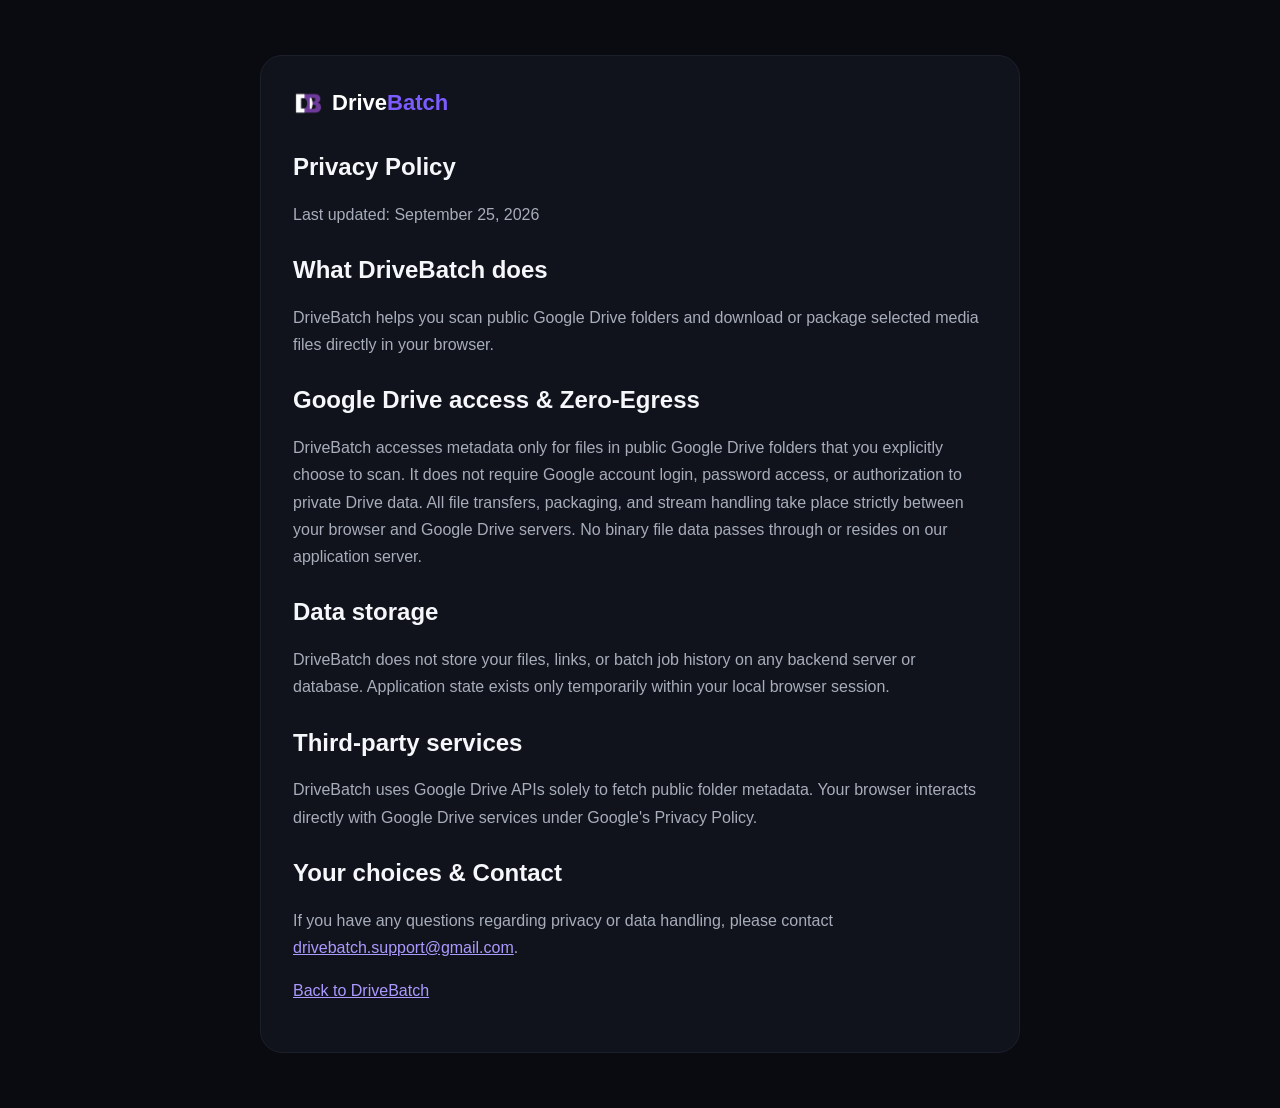
<file: templates/privacy.html>
<!DOCTYPE html>
<html lang="en">
<head>
  <meta charset="UTF-8">
  <meta name="viewport" content="width=device-width,initial-scale=1">
  <title>Privacy Policy - DriveBatch</title>
  <link rel="icon" type="image/png" href="/static/drivebatch-logo.png">
  <link rel="stylesheet" href="/static/style.css">
</head>
<body>
  <main>
    <section class="card legal-page">
      <a class="logo" href="/">
        <img class="logo-mark" src="/static/drivebatch-logo.png" alt="DriveBatch Logo">
        <span class="logo-word">Drive<span>Batch</span></span>
      </a>

      <h1>Privacy Policy</h1>
      <p>Last updated: September 25, 2026</p>

      <h2>What DriveBatch does</h2>
      <p>DriveBatch helps you scan public Google Drive folders and download or package selected media files directly in your browser.</p>

      <h2>Google Drive access & Zero-Egress</h2>
      <p>DriveBatch accesses metadata only for files in public Google Drive folders that you explicitly choose to scan. It does not require Google account login, password access, or authorization to private Drive data. All file transfers, packaging, and stream handling take place strictly between your browser and Google Drive servers. No binary file data passes through or resides on our application server.</p>

      <h2>Data storage</h2>
      <p>DriveBatch does not store your files, links, or batch job history on any backend server or database. Application state exists only temporarily within your local browser session.</p>

      <h2>Third-party services</h2>
      <p>DriveBatch uses Google Drive APIs solely to fetch public folder metadata. Your browser interacts directly with Google Drive services under Google's Privacy Policy.</p>

      <h2>Your choices & Contact</h2>
      <p>If you have any questions regarding privacy or data handling, please contact <a href="mailto:drivebatch.support@gmail.com">drivebatch.support@gmail.com</a>.</p>

      <p><a href="/">Back to DriveBatch</a></p>
    </section>
  </main>
</body>
</html>
</file>
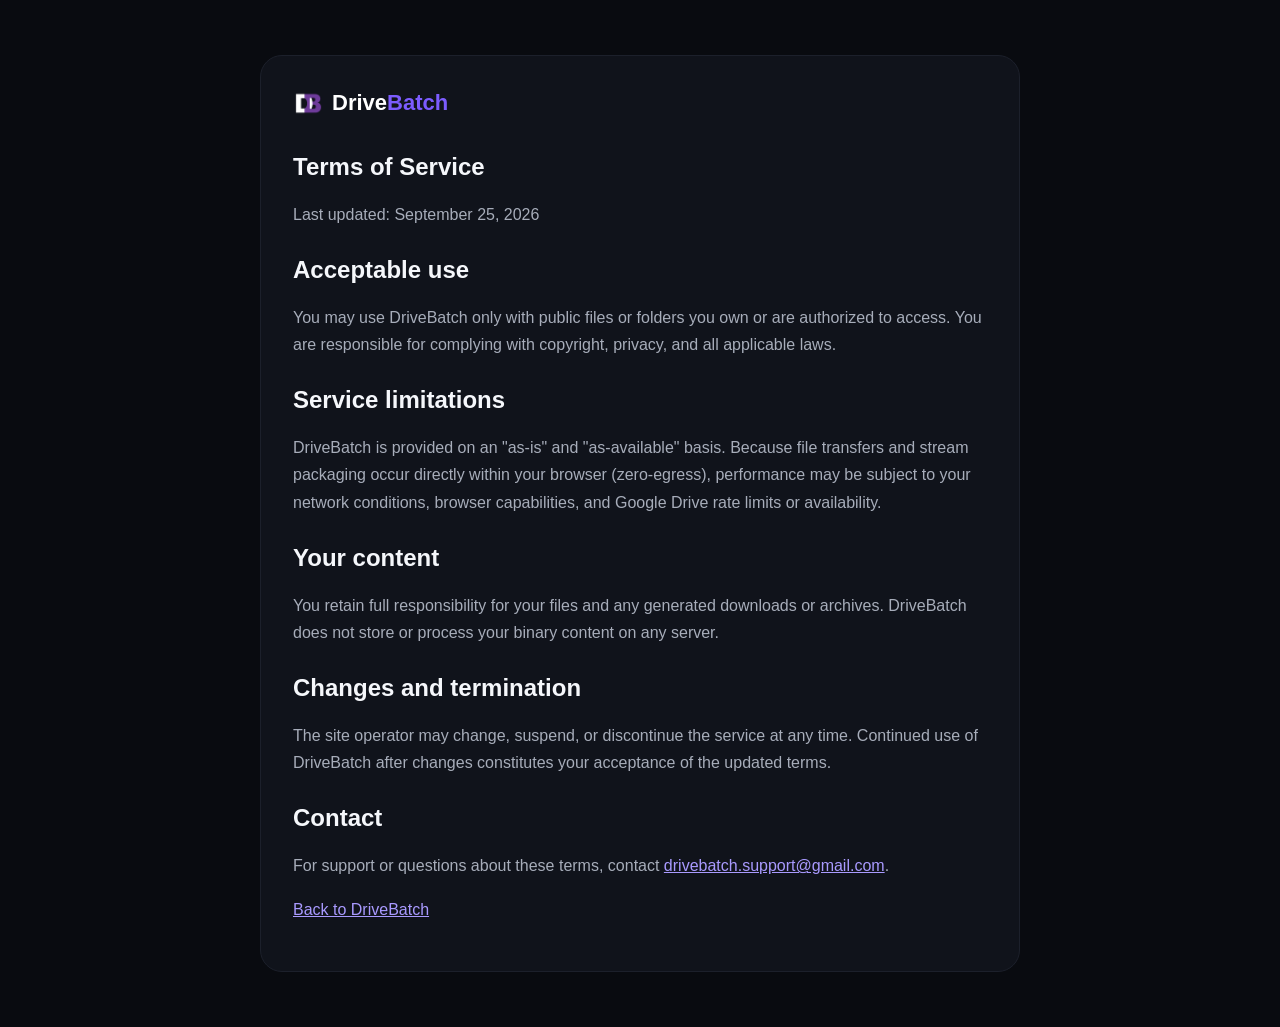
<file: templates/terms.html>
<!DOCTYPE html>
<html lang="en">
<head>
  <meta charset="UTF-8">
  <meta name="viewport" content="width=device-width,initial-scale=1">
  <title>Terms of Service - DriveBatch</title>
  <link rel="icon" type="image/png" href="/static/drivebatch-logo.png">
  <link rel="stylesheet" href="/static/style.css">
</head>
<body>
  <main>
    <section class="card legal-page">
      <a class="logo" href="/">
        <img class="logo-mark" src="/static/drivebatch-logo.png" alt="DriveBatch Logo">
        <span class="logo-word">Drive<span>Batch</span></span>
      </a>
      <h1>Terms of Service</h1>
      <p>Last updated: September 25, 2026</p>

      <h2>Acceptable use</h2>
      <p>You may use DriveBatch only with public files or folders you own or are authorized to access. You are responsible for complying with copyright, privacy, and all applicable laws.</p>

      <h2>Service limitations</h2>
      <p>DriveBatch is provided on an "as-is" and "as-available" basis. Because file transfers and stream packaging occur directly within your browser (zero-egress), performance may be subject to your network conditions, browser capabilities, and Google Drive rate limits or availability.</p>

      <h2>Your content</h2>
      <p>You retain full responsibility for your files and any generated downloads or archives. DriveBatch does not store or process your binary content on any server.</p>

      <h2>Changes and termination</h2>
      <p>The site operator may change, suspend, or discontinue the service at any time. Continued use of DriveBatch after changes constitutes your acceptance of the updated terms.</p>

      <h2>Contact</h2>
      <p>For support or questions about these terms, contact <a href="mailto:drivebatch.support@gmail.com">drivebatch.support@gmail.com</a>.</p>

      <p><a href="/">Back to DriveBatch</a></p>
    </section>
  </main>
</body>
</html>
</file>
<file: static/style.css>
*{box-sizing:border-box}

html{scroll-behavior:smooth}

body{
  margin:0;
  font-family:Inter,Arial,sans-serif;
  background:#090b10;
  color:#f5f7fb;
}

button,input{
  font:inherit;
}

button{cursor:pointer}

header{
  height:70px;
  display:flex;
  align-items:center;
  justify-content:space-between;
  padding:0 6%;
  border-bottom:1px solid #191d26;
}

.logo{
  display:flex;
  align-items:center;
  gap:9px;
  color:#fff;
  text-decoration:none;
  font-size:22px;
  font-weight:800;
}

.logo-mark{
  width:30px;
  height:30px;
  border-radius:8px;
}

.logo-word{
  color:#fff;
}

.logo-word span{color:#7c5cff}

.header-actions{
  display:flex;
  align-items:center;
  gap:14px;
}

.connect{
  color:#fff;
  text-decoration:none;
  font-weight:700;
  font-size:13px;
  padding:10px 15px;
  border:1px solid #292e39;
  border-radius:11px;
}

.connect:hover{
  border-color:#7c5cff;
}

#menuBtn{
  background:none;
  border:0;
  color:#fff;
  font-size:24px;
}

nav{
  display:none;
  padding:15px 6%;
  background:#0d1017;
  border-bottom:1px solid #191d26;
}

nav.open{display:block}

nav a{
  color:#aaa;
  text-decoration:none;
  margin-right:20px;
}

nav a:hover{color:#fff}

main{
  width:min(calc(100% - 30px),1000px);
  margin:auto;
}

.hero{
  text-align:center;
  padding:75px 0 55px;
}

.badge,.eyebrow{
  color:#8c75ff;
  font-size:11px;
  font-weight:800;
  letter-spacing:2px;
}

.hero h1{
  margin:14px 0;
  font-size:62px;
  line-height:1;
  letter-spacing:-4px;
}

.hero h1 span{color:#8c75ff}

.hero p{
  color:#9298a6;
  max-width:590px;
  margin:0 auto 27px;
  line-height:1.6;
}

.hero-connect{
  display:inline-block;
  color:#fff;
  text-decoration:none;
  background:#7c5cff;
  padding:14px 21px;
  border-radius:13px;
  font-weight:800;
}

.hero-connect:hover{
  filter:brightness(1.1);
}

.hero-connect.connected{
  background:transparent;
  border:1px solid #2d8a61;
  color:#63d89b;
  cursor:pointer;
}

.hero-connect.connected:hover{
  background:#123022;
  filter:none;
}

.card,.scanner{
  background:#10131b;
  border:1px solid #1c202b;
  border-radius:22px;
}

.scanner{
  padding:28px;
}

.section-title{
  display:flex;
  align-items:center;
  gap:15px;
  margin-bottom:22px;
}

.folder-icon{
  width:50px;
  height:50px;
  flex:none;
  display:grid;
  place-items:center;
  border-radius:14px;
  background:#19152d;
  font-size:24px;
}

.section-title h2{
  margin:0 0 5px;
}

.section-title p{
  color:#858b99;
  margin:0;
}

.input-row{
  display:flex;
  gap:12px;
}

.input-row input{
  flex:1;
  min-width:0;
  min-height:64px;
  padding:0 20px;
  border-radius:15px;
  border:1px solid #282d39;
  background:#090b10;
  color:#fff;
  font-size:16px;
  outline:none;
}

.input-row input:focus{
  border-color:#7c5cff;
  box-shadow:0 0 0 3px #7c5cff18;
}

.primary{
  border:0;
  border-radius:15px;
  padding:0 24px;
  min-height:60px;
  background:#7c5cff;
  color:#fff;
  font-weight:800;
}

.primary:hover{
  filter:brightness(1.1);
}

.primary:disabled{
  opacity:.6;
  cursor:not-allowed;
}

.hint{
  color:#666d7b;
  font-size:12px;
  margin-top:12px;
}

.support-card{
  display:flex;
  align-items:center;
  gap:13px;
  margin-top:20px;
  padding:13px 15px;
  color:#fff;
  text-decoration:none;
  background:linear-gradient(110deg,#211a3e,#181526);
  border:1px solid #493d79;
  border-radius:15px;
  transition:transform .15s,border-color .15s,background .15s;
}

.support-card:hover{
  transform:translateY(-2px);
  border-color:#9c8eff;
  background:linear-gradient(110deg,#2a2050,#1c1930);
}

.support-card img{
  width:46px;
  height:46px;
  flex:none;
  object-fit:cover;
  border-radius:50%;
  border:2px solid #a99aff;
}

.support-card span{
  flex:1;
  min-width:0;
}

.support-card strong,
.support-card small{
  display:block;
}

.support-card strong{
  font-size:14px;
}

.support-card small{
  margin-top:3px;
  color:#b7afdc;
  font-size:12px;
}

.support-card b{
  font-size:24px;
}

.media-toggle{
  display:flex;
  gap:8px;
  margin-bottom:16px;
}

.media-toggle-btn{
  flex:1;
  background:#0d1118;
  color:#dfe3ef;
  border:1px solid #2a303d;
  border-radius:12px;
  padding:10px 12px;
  font-weight:700;
}

.media-toggle-btn.active{
  background:#7c5cff;
  border-color:#7c5cff;
  color:#fff;
}

.results{
  margin:55px 0;
}

.results-head{
  display:flex;
  justify-content:space-between;
  align-items:end;
  gap:20px;
  margin-bottom:20px;
}

.results-head h2{
  margin:5px 0;
}

#folderStats{
  color:#777e8c;
  font-size:13px;
}

.buttons{
  display:flex;
  gap:8px;
}

.small,.secondary{
  border:1px solid #292e39;
  background:#12151d;
  color:#fff;
  border-radius:12px;
  padding:11px 15px;
}

.small:hover,.secondary:hover{
  border-color:#7c5cff;
}

.search{
  width:100%;
  height:50px;
  background:#0e1118;
  border:1px solid #202530;
  border-radius:13px;
  padding:0 15px;
  color:#fff;
  outline:0;
  margin-bottom:12px;
}

.search:focus{
  border-color:#7c5cff;
}

.video-card{
  display:flex;
  align-items:center;
  gap:13px;
  padding:13px;
  margin:9px 0;
  background:#10131b;
  border:1px solid #1c2029;
  border-radius:16px;
  transition:.15s;
  flex-wrap:wrap;
}

.video-card:hover{
  border-color:#30275b;
}

.video-check{
  width:18px;
  height:18px;
  flex:none;
  appearance:none;
  -webkit-appearance:none;
  display:grid;
  place-content:center;
  border:1px solid #4f466f;
  border-radius:5px;
  background:transparent;
  cursor:pointer;
}

.video-check::before{
  content:"";
  width:10px;
  height:10px;
  transform:scale(0);
  transition:transform .12s ease-in-out;
  clip-path:polygon(14% 44%,0 59%,38% 96%,100% 23%,86% 9%,38% 67%);
  background:#b4a8ff;
}

.video-check:checked{
  border-color:#8c75ff;
  background:transparent;
}

.video-check:checked::before{
  transform:scale(1);
}

.video-check:focus-visible{
  outline:2px solid #8c75ff;
  outline-offset:2px;
}

.preview-button{
  width:42px;
  height:42px;
  flex:none;
  display:grid;
  place-items:center;
  border:1px solid #292e39;
  border-radius:11px;
  background:#151821;
  color:#fff;
  font-size:15px;
  padding-left:2px;
  cursor:pointer;
}

.preview-button:hover{
  border-color:#7c5cff;
  background:#1a1d28;
}

.preview-button:focus-visible{
  outline:2px solid #b4a8ff;
  outline-offset:3px;
}

.video-info{
  flex:1;
  min-width:0;
  word-wrap:break-word;
  overflow-wrap:break-word;
}

.video-info h3{
  font-size:14px;
  margin:0 0 4px;
  word-wrap:break-word;
  overflow-wrap:break-word;
  white-space:normal;
  color:#e0e0e0;
}

.video-info p,
.video-info small{
  display:block;
  color:#707785;
  font-size:11px;
  white-space:nowrap;
  overflow:hidden;
  text-overflow:ellipsis;
}

.video-info p{
  margin:0 0 3px;
}

.stream-saver-button{
  border:1px solid #292e39;
  background:#151821;
  color:#fff;
  border-radius:11px;
  padding:8px 12px;
  font-size:12px;
  font-weight:700;
  white-space:nowrap;
}

.stream-saver-button:hover{
  border-color:#7c5cff;
  background:#1a1d28;
}

.download-button{
  width:42px;
  height:42px;
  flex:none;
  border:1px solid #292e39;
  background:#151821;
  color:#fff;
  border-radius:11px;
  font-size:18px;
}

.download-button:hover{
  border-color:#7c5cff;
  background:#1a1d28;
}

.download-bar{
  position:fixed;
  bottom:18px;
  left:50%;
  transform:translateX(-50%);
  width:min(94%,650px);
  padding:12px;
  display:flex;
  align-items:center;
  justify-content:space-between;
  gap:12px;
  background:#151821;
  border:1px solid #292e39;
  border-radius:17px;
  box-shadow:0 15px 50px #0008;
  z-index:10;
}

.download-bar span{
  display:block;
  color:#777e8b;
  font-size:11px;
  margin-top:3px;
}

.download-bar .primary{
  min-height:45px;
}

.about{
  display:grid;
  grid-template-columns:1fr 1fr;
  gap:15px;
  margin:70px 0;
}

.about .card{
  padding:24px;
}

.about h3{
  margin-top:0;
}

.about p{
  color:#858b99;
  line-height:1.5;
}

.modal{
  position:fixed;
  inset:0;
  display:grid;
  place-items:center;
  padding:18px;
  background:#000b;
  z-index:20;
}

.modal-box{
  position:relative;
  width:min(100%,550px);
  max-height:90vh;
  overflow:auto;
  background:#10131b;
  border:1px solid #292e39;
  border-radius:22px;
  padding:25px;
  box-shadow:0 25px 80px #000b;
}

.modal-box h2{
  margin:8px 0;
}

.modal-box p{
  color:#858b99;
}

.modal-note{
  font-size:12px;
  line-height:1.5;
  margin:12px 0 0;
}

.close{
  position:absolute;
  right:15px;
  top:10px;
  background:none;
  border:0;
  color:#aaa;
  font-size:28px;
}

.close:hover{color:#fff}

.preview-box video{
  display:block;
  width:100%;
  max-height:55vh;
  background:#000;
  border-radius:14px;
  margin:15px 0;
}

.preview-audio{
  display:block;
  width:100%;
  margin:22px 0;
}

.preview-image{
  display:block;
  width:auto;
  max-width:100%;
  height:auto;
  max-height:55vh;
  object-fit:contain;
  background:#000;
  border-radius:14px;
  margin:15px 0;
}

.full{
  width:100%;
  margin-top:10px;
}

.progress{
  height:9px;
  background:#202530;
  border-radius:10px;
  overflow:hidden;
  margin:20px 0;
}

#progressFill{
  width:0;
  height:100%;
  background:#7c5cff;
  transition:width .3s;
}

.success{
  width:55px;
  height:55px;
  display:grid;
  place-items:center;
  border-radius:50%;
  background:#25203d;
  color:#a99aff;
  font-size:25px;
  margin-bottom:15px;
}

.success-box{text-align:left}

.hidden{
  display:none!important;
}

.quality-options{
  display:flex;
  gap:12px;
  margin-top:15px;
}

.quality-btn{
  flex:1;
  padding:15px;
  font-size:16px;
  font-weight:800;
}

.site-footer{
  padding:0 0 35px;
  text-align:center;
  color:#666d7b;
  font-size:12px;
}

.site-footer a{
  color:#9c8eff;
  text-decoration:none;
  margin:0 6px;
}

.site-footer a:hover{
  text-decoration:underline;
}

.legal-page{
  margin:55px auto;
  padding:32px;
  max-width:760px;
}

.legal-page h1{
  margin-top:35px;
}

.legal-page h2{
  margin-top:28px;
}

.legal-page p{
  color:#a7adba;
  line-height:1.7;
}

.legal-page a:not(.logo){
  color:#a99aff;
}

@media(max-width:700px){
  header{
    padding:0 16px;
  }

  main{
    width:calc(100% - 26px);
  }

  .hero{
    padding:55px 0 42px;
  }

  .hero h1{
    font-size:48px;
    letter-spacing:-3px;
  }

  .hero p{
    font-size:14px;
  }

  .scanner{
    padding:20px;
  }

  .input-row{
    flex-direction:column;
  }

  .input-row input{
    width:100%;
    min-height:68px;
  }

  .input-row .primary{
    width:100%;
    min-height:56px;
  }

  .results{
    margin-top:45px;
  }

  .results-head{
    align-items:flex-start;
    flex-direction:column;
  }

  .buttons{
    width:100%;
  }

  .small{
    flex:1;
  }

  .about{
    grid-template-columns:1fr;
  }

  .video-card{
    gap:8px;
    padding:10px;
  }

  .video-check{
    width:17px;
    height:17px;
  }

  .preview-button{
    width:48px;
    height:42px;
  }

  .download-button{
    width:39px;
    height:39px;
  }

  .stream-saver-button{
    width:100%;
    order:10;
    margin-top:8px;
  }

  .video-info h3{
    font-size:13px;
  }

  .video-info p,
  .video-info small{
    font-size:10px;
  }

  .download-bar{
    bottom:9px;
    width:calc(100% - 16px);
    padding:10px;
    flex-wrap:wrap;
  }

  .download-bar .primary{
    min-height:44px;
    padding:0 12px;
    font-size:12px;
  }

  .modal{
    padding:10px;
  }

  .modal-box{
    width:100%;
    padding:22px 17px;
    border-radius:18px;
  }

  .preview-box video{
    max-height:45vh;
  }

  .quality-options{
    flex-direction:column;
  }
}

@media(prefers-reduced-motion:reduce){
  html{
    scroll-behavior:auto;
  }

  *{
    transition:none!important;
  }
}
</file>
